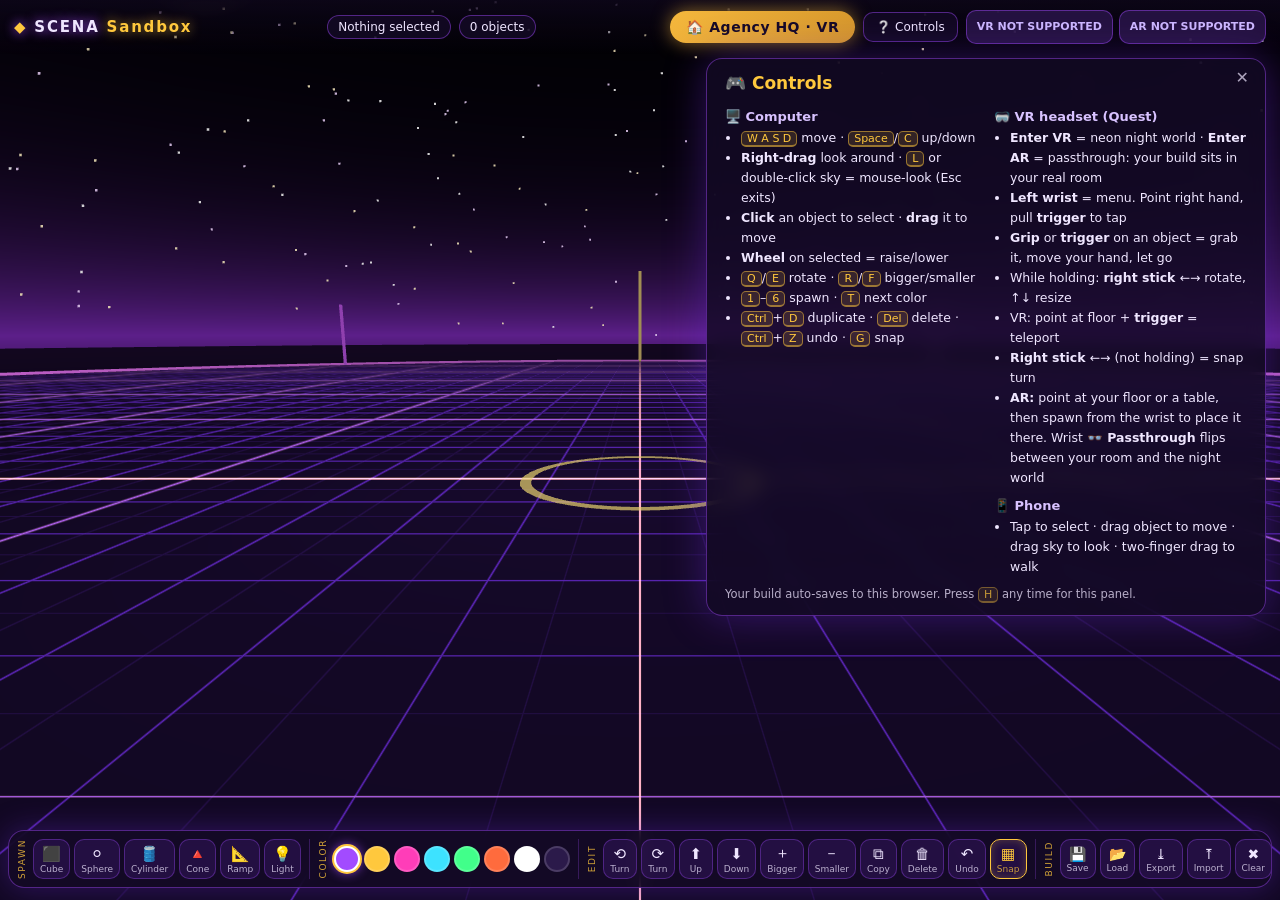
<file: index.html>
<!DOCTYPE html>
<html lang="en">
<head>
<meta charset="utf-8">
<meta name="viewport" content="width=device-width, initial-scale=1, maximum-scale=1, user-scalable=no">
<meta name="theme-color" content="#120822">
<meta name="scena-sandbox-version" content="1.2-ar-passthrough">
<title>SCENA Sandbox · VR</title>
<link rel="stylesheet" href="./style.css">
<script type="importmap">
{ "imports": { "three": "./vendor/three/build/three.module.js",
               "three/addons/": "./vendor/three/addons/" } }
</script>
</head>
<body>
<div id="app"></div>

<header id="topbar">
  <div class="brand"><span class="logo">◆</span> SCENA <b>Sandbox</b></div>
  <div id="status"><span id="selInfo">Nothing selected</span><span id="countInfo">0 objects</span></div>
  <div class="topRight">
    <a id="btnAgency" href="./agency/" title="Walk around your AI Agency HQ in VR" style="display:inline-flex;align-items:center;gap:6px;padding:9px 16px;border-radius:999px;background:linear-gradient(135deg,#f5b83d,#d4952a);color:#160a26;font:700 14px/1 system-ui,sans-serif;letter-spacing:.5px;text-decoration:none;box-shadow:0 0 18px rgba(245,184,61,.55);white-space:nowrap">🏠 Agency HQ · VR</a>
    <button id="btnHelp" class="ghost" title="Controls (H)">❔ Controls</button>
    <div id="vrSlot"></div>
  </div>
</header>

<nav id="toolbar">
  <div class="group" id="spawnGroup">
    <span class="label">Spawn</span>
    <button data-spawn="cube" title="Cube (1)">⬛<i>Cube</i></button>
    <button data-spawn="sphere" title="Sphere (2)">⚪<i>Sphere</i></button>
    <button data-spawn="cylinder" title="Cylinder (3)">🛢️<i>Cylinder</i></button>
    <button data-spawn="cone" title="Cone (4)">🔺<i>Cone</i></button>
    <button data-spawn="ramp" title="Ramp (5)">📐<i>Ramp</i></button>
    <button data-spawn="light" title="Light (6)">💡<i>Light</i></button>
  </div>
  <div class="group" id="paletteGroup"><span class="label">Color</span></div>
  <div class="group" id="editGroup">
    <span class="label">Edit</span>
    <button data-act="rotL" title="Rotate left (Q)">⟲<i>Turn</i></button>
    <button data-act="rotR" title="Rotate right (E)">⟳<i>Turn</i></button>
    <button data-act="up" title="Raise (Page Up / wheel)">⬆<i>Up</i></button>
    <button data-act="down" title="Lower (Page Down / wheel)">⬇<i>Down</i></button>
    <button data-act="grow" title="Bigger (R)">＋<i>Bigger</i></button>
    <button data-act="shrink" title="Smaller (F)">－<i>Smaller</i></button>
    <button data-act="dup" title="Duplicate (Ctrl+D)">⧉<i>Copy</i></button>
    <button data-act="del" title="Delete (Del)" class="danger">🗑<i>Delete</i></button>
    <button data-act="undo" title="Undo (Ctrl+Z)">↶<i>Undo</i></button>
    <button data-act="snap" id="btnSnap" title="Snap to grid (G)" class="toggle on">▦<i>Snap</i></button>
  </div>
  <div class="group" id="fileGroup">
    <span class="label">Build</span>
    <button data-act="save" title="Save to this browser">💾<i>Save</i></button>
    <button data-act="load" title="Load saved build">📂<i>Load</i></button>
    <button data-act="export" title="Download JSON">⤓<i>Export</i></button>
    <button data-act="import" title="Import JSON">⤒<i>Import</i></button>
    <button data-act="clear" title="Clear everything" class="danger">✖<i>Clear</i></button>
    <input type="file" id="fileInput" accept="application/json,.json" hidden>
  </div>
</nav>

<div id="crosshair"></div>
<div id="arBadge">👓 PASSTHROUGH</div>
<div id="toast"></div>

<section id="help" class="open">
  <button class="close" id="helpClose" aria-label="Close">✕</button>
  <h2>🎮 Controls</h2>
  <div class="cols">
    <div>
      <h3>🖥️ Computer</h3>
      <ul>
        <li><kbd>W A S D</kbd> move · <kbd>Space</kbd>/<kbd>C</kbd> up/down</li>
        <li><b>Right-drag</b> look around · <kbd>L</kbd> or double-click sky = mouse-look (Esc exits)</li>
        <li><b>Click</b> an object to select · <b>drag</b> it to move</li>
        <li><b>Wheel</b> on selected = raise/lower</li>
        <li><kbd>Q</kbd>/<kbd>E</kbd> rotate · <kbd>R</kbd>/<kbd>F</kbd> bigger/smaller</li>
        <li><kbd>1</kbd>–<kbd>6</kbd> spawn · <kbd>T</kbd> next color</li>
        <li><kbd>Ctrl</kbd>+<kbd>D</kbd> duplicate · <kbd>Del</kbd> delete · <kbd>Ctrl</kbd>+<kbd>Z</kbd> undo · <kbd>G</kbd> snap</li>
      </ul>
    </div>
    <div>
      <h3>🥽 VR headset (Quest)</h3>
      <ul>
        <li><b>Enter VR</b> = neon night world · <b>Enter AR</b> = passthrough: your build sits in your real room</li>
        <li><b>Left wrist</b> = menu. Point right hand, pull <b>trigger</b> to tap</li>
        <li><b>Grip</b> or <b>trigger</b> on an object = grab it, move your hand, let go</li>
        <li>While holding: <b>right stick</b> ←→ rotate, ↑↓ resize</li>
        <li>VR: point at floor + <b>trigger</b> = teleport</li>
        <li><b>Right stick</b> ←→ (not holding) = snap turn</li>
        <li><b>AR:</b> point at your floor or a table, then spawn from the wrist to place it there. Wrist <b>👓 Passthrough</b> flips between your room and the night world</li>
      </ul>
      <h3>📱 Phone</h3>
      <ul>
        <li>Tap to select · drag object to move · drag sky to look · two-finger drag to walk</li>
      </ul>
    </div>
  </div>
  <p class="hint">Your build auto-saves to this browser. Press <kbd>H</kbd> any time for this panel.</p>
</section>

<script type="module" src="./main.js"></script>
</body>
</html>
</file>
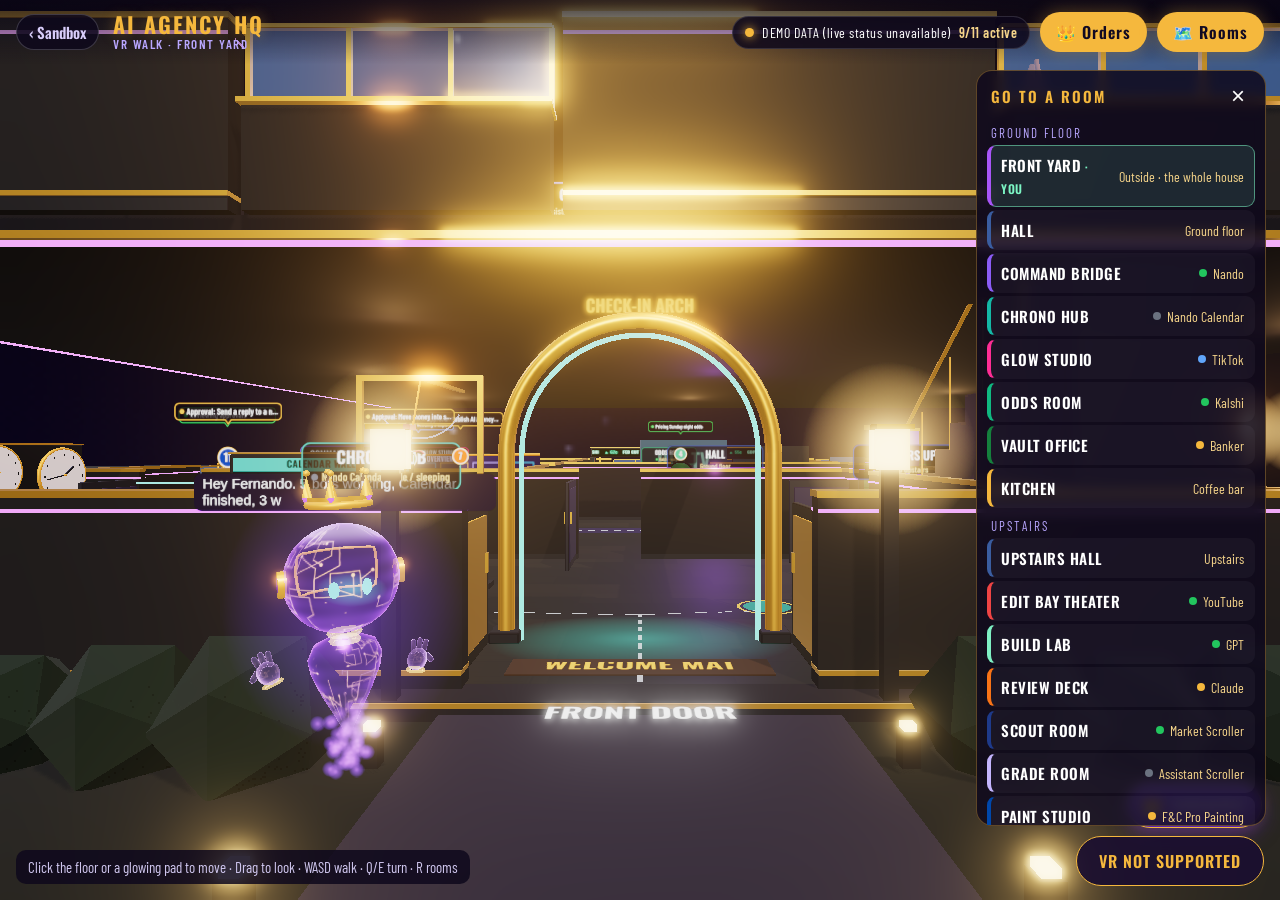
<file: agency/index.html>
<!doctype html>
<html lang="en">
<head>
<meta charset="UTF-8" />
<meta name="viewport" content="width=device-width, initial-scale=1, maximum-scale=1, user-scalable=no, viewport-fit=cover" />
<meta name="theme-color" content="#0b0716" />
<title>AI Agency HQ · VR Walk</title>
<link rel="icon" type="image/png" sizes="192x192" href="./icons/icon-192.png" />
<link rel="preconnect" href="https://fonts.googleapis.com" />
<link rel="preconnect" href="https://fonts.gstatic.com" crossorigin />
<link href="https://fonts.googleapis.com/css2?family=Oswald:wght@500;600;700&family=Barlow+Condensed:wght@500;600;700&display=swap" rel="stylesheet" />
  <script type="module" crossorigin src="./assets/index-DO-lWaiB.js"></script>
  <link rel="stylesheet" crossorigin href="./assets/index-C32qLXau.css">
</head>
<body>
<div id="app"></div>
<div id="fade"></div>

<header id="top">
  <a id="back" href="../" title="Back to the SCENA Sandbox">‹ Sandbox</a>
  <div id="brand"><h1>AI AGENCY HQ</h1><p>VR WALK · <span id="where"></span></p></div>
  <div id="top-r">
    <div id="live" class="off"><i></i><span id="live-t">Connecting…</span><b id="live-n"></b></div>
    <button id="orders-btn">👑 Orders</button>
    <button id="rooms-btn">🗺️ Rooms</button>
  </div>
</header>

<aside id="rooms">
  <div class="rh"><span>GO TO A ROOM</span><button id="rooms-close" aria-label="Close">×</button></div>
  <ul id="room-list"></ul>
</aside>

<div id="toast"><b id="toast-t"></b><span id="toast-s"></span></div>
<p id="hint"><span class="d">Click the floor or a glowing pad to move · Drag to look · WASD walk · Q/E turn · R rooms</span><span class="m">Tap floor or a pad to move · Drag to look</span></p>
<div id="vr-slot"></div>
<div id="loader"><div class="spinner"></div><p>Building AI Agency HQ…</p></div>
</body>
</html>
</file>
<file: style.css>
:root{--purple:#a24bff;--purple2:#6b2bd9;--gold:#ffc83d;--bg:#0d0619;--panel:rgba(20,10,38,.82);--line:rgba(162,75,255,.45)}
*{box-sizing:border-box}
html,body{margin:0;height:100%;overflow:hidden;background:var(--bg);font-family:system-ui,-apple-system,"Segoe UI",Roboto,sans-serif;color:#efe6ff;-webkit-user-select:none;user-select:none}
#app,canvas{position:fixed;inset:0;display:block;touch-action:none}
#topbar{position:fixed;top:0;left:0;right:0;display:flex;align-items:center;gap:12px;padding:10px 14px;background:linear-gradient(180deg,rgba(13,6,25,.9),rgba(13,6,25,0));z-index:5;pointer-events:none}
#topbar>*{pointer-events:auto}
.brand{font-weight:800;letter-spacing:.12em;font-size:15px;text-shadow:0 0 12px var(--purple)}
.brand b{color:var(--gold);font-weight:800;text-shadow:0 0 12px rgba(255,200,61,.7)}
.logo{color:var(--gold)}
#status{display:flex;gap:8px;font-size:12px;flex:1;justify-content:center}
#status span{background:var(--panel);border:1px solid var(--line);border-radius:999px;padding:4px 10px;white-space:nowrap}
#selInfo.has{border-color:var(--gold);color:var(--gold)}
.topRight{display:flex;gap:8px;align-items:center}
#vrSlot{display:flex;gap:6px;align-items:center}
#vrSlot button,#vrSlot a{position:static!important;inset:auto!important;width:auto!important;min-width:96px!important;height:34px!important;padding:0 10px!important;border-radius:10px!important;font:700 11px system-ui!important;opacity:1!important;line-height:1.1!important;display:flex!important;align-items:center;justify-content:center;text-align:center;text-decoration:none!important}
#vrSlot button{border:1px solid var(--gold)!important;background:linear-gradient(135deg,#6b2bd9,#a24bff)!important;color:#fff!important;box-shadow:0 0 14px rgba(162,75,255,.6);cursor:pointer}
#vrSlot #ARButton{background:linear-gradient(135deg,#b8860b,#ffc83d)!important;color:#1a0b2e!important;border-color:#fff3c4!important;box-shadow:0 0 14px rgba(255,200,61,.5)}
#vrSlot button:disabled,#vrSlot button.off,#vrSlot #ARButton.off{background:rgba(40,20,70,.9)!important;border:1px solid var(--line)!important;color:#cdb8ff!important;box-shadow:none;cursor:default}
#vrSlot a{background:rgba(40,20,70,.9)!important;border:1px solid var(--line)!important;color:#cdb8ff!important;font-size:10px!important}
body.ar #arBadge{display:block}
#arBadge{display:none;position:fixed;left:14px;top:56px;z-index:6;background:rgba(255,200,61,.92);color:#1a0b2e;font:700 11px system-ui;padding:4px 10px;border-radius:999px;letter-spacing:.06em}
button{font:inherit;color:inherit;cursor:pointer}
.ghost{background:var(--panel);border:1px solid var(--line);border-radius:10px;padding:7px 12px;font-size:12px}
#toolbar{position:fixed;left:50%;bottom:12px;transform:translateX(-50%);display:flex;gap:8px;align-items:stretch;padding:8px;background:var(--panel);border:1px solid var(--line);border-radius:16px;backdrop-filter:blur(8px);-webkit-backdrop-filter:blur(8px);box-shadow:0 0 30px rgba(107,43,217,.35);z-index:5;max-width:calc(100vw - 16px);overflow-x:auto;scrollbar-width:none}
#toolbar::-webkit-scrollbar{display:none}
.group{display:flex;gap:4px;align-items:center;padding-right:8px;border-right:1px solid rgba(162,75,255,.25);flex-shrink:0}
.group:last-child{border-right:0;padding-right:0}
.label{writing-mode:vertical-rl;transform:rotate(180deg);font-size:9px;letter-spacing:.18em;text-transform:uppercase;color:var(--gold);opacity:.8;margin-right:2px}
#toolbar button{min-width:34px;height:40px;border-radius:10px;border:1px solid rgba(162,75,255,.35);background:rgba(50,22,90,.55);font-size:15px;display:flex;flex-direction:column;align-items:center;justify-content:center;padding:0 6px;transition:transform .08s,background .15s,border-color .15s;flex-shrink:0}
#toolbar button i{font-style:normal;font-size:9px;opacity:.75;margin-top:1px}
#toolbar button:hover{background:rgba(107,43,217,.6);border-color:var(--gold)}
#toolbar button:active{transform:scale(.94)}
#toolbar button.danger:hover{background:rgba(160,30,70,.6)}
#toolbar button.toggle{font-size:12px}
#toolbar button.toggle.on{border-color:var(--gold);color:var(--gold);box-shadow:inset 0 0 10px rgba(255,200,61,.25)}
#fileGroup button{font-size:14px}
#toolbar button.toggle{font-size:15px}
.swatch{width:26px!important;min-width:26px!important;height:26px!important;border-radius:50%!important;padding:0!important;border:2px solid rgba(255,255,255,.15)!important}
.swatch.on{border-color:#fff!important;box-shadow:0 0 0 2px var(--gold),0 0 12px currentColor}
#crosshair{position:fixed;left:50%;top:50%;width:14px;height:14px;margin:-7px 0 0 -7px;border:2px solid var(--gold);border-radius:50%;box-shadow:0 0 8px var(--gold);display:none;z-index:4;pointer-events:none}
body.locked #crosshair{display:block}
#toast{position:fixed;left:50%;top:62px;transform:translateX(-50%) translateY(-10px);background:var(--panel);border:1px solid var(--gold);color:#fff;padding:7px 14px;border-radius:999px;font-size:13px;opacity:0;transition:.25s;z-index:6;pointer-events:none;white-space:nowrap}
#toast.show{opacity:1;transform:translateX(-50%) translateY(0)}
#help{position:fixed;right:14px;top:58px;width:min(560px,calc(100vw - 28px));max-height:calc(100vh - 150px);overflow:auto;background:var(--panel);border:1px solid var(--line);border-radius:16px;padding:14px 18px;z-index:7;backdrop-filter:blur(10px);-webkit-backdrop-filter:blur(10px);display:none;box-shadow:0 0 40px rgba(107,43,217,.4)}
#help.open{display:block}
#help h2{margin:0 0 6px;font-size:17px;color:var(--gold)}
#help h3{margin:10px 0 4px;font-size:13px;color:#d8c2ff}
#help ul{margin:0;padding-left:16px;font-size:12.5px;line-height:1.6}
#help .cols{display:grid;grid-template-columns:1fr 1fr;gap:16px}
#help .hint{font-size:11.5px;opacity:.75;margin:10px 0 0}
#help .close{position:absolute;right:10px;top:8px;background:none;border:0;font-size:16px;opacity:.7}
kbd{background:rgba(255,200,61,.14);border:1px solid rgba(255,200,61,.5);border-bottom-width:2px;border-radius:5px;padding:0 5px;font-size:11px;font-family:inherit;color:var(--gold)}
@media (max-width:700px){
  #vrSlot button,#vrSlot a{min-width:78px!important;font-size:10px!important;padding:0 6px!important}
  #help .cols{grid-template-columns:1fr}
  #status #countInfo{display:none}
  #status{justify-content:flex-start}
  .brand{font-size:13px}
  #btnHelp{padding:7px 9px}
  #toolbar{left:8px;right:8px;transform:none;bottom:max(8px,env(safe-area-inset-bottom))}
  #topbar{flex-wrap:wrap}
  #help{top:auto;bottom:80px;max-height:55vh}
}
@media (max-width:700px){
  #toolbar{-webkit-mask-image:linear-gradient(90deg,#000 88%,transparent);mask-image:linear-gradient(90deg,#000 88%,transparent);padding-right:28px}
}
@media (pointer:coarse){ #help .cols>div:first-child{display:none} #help .cols{grid-template-columns:1fr} }
</file>
<file: agency/assets/index-C32qLXau.css>
#od{right:16px;top:calc(140px + var(--safe-t));width:392px;max-height:calc(100vh - 156px - var(--safe-t) - var(--safe-b));z-index:9;-webkit-backdrop-filter:blur(12px);backdrop-filter:blur(12px);opacity:0;pointer-events:none;font-family:var(--body);color:var(--text);background:linear-gradient(#1c0e34f5,#0a0614f5);border:1px solid #f5b83d99;border-radius:18px;flex-direction:column;padding:14px 14px 10px;transition:opacity .2s,transform .2s;display:flex;position:fixed;overflow:hidden;transform:translateY(-8px)scale(.98);box-shadow:0 18px 50px #0009,inset 0 0 0 1px #a855f740,0 0 32px #8b5cf659}#od.show{opacity:1;pointer-events:auto;transform:none}#od.shake{animation:.35s odshake}@keyframes odshake{25%{transform:translate(-6px)}75%{transform:translate(6px)}}.od-head{align-items:center;gap:10px;margin-bottom:10px;display:flex}.od-crown{border:2px solid var(--gold);background:radial-gradient(circle at 40% 35%,#b98cff,#6d28d9 70%);border-radius:50%;flex:none;place-items:center;width:38px;height:38px;font-size:20px;display:grid;box-shadow:0 0 14px #a855f7b3}.od-title{flex:1;min-width:0}.od-title b{font-family:var(--head);letter-spacing:2px;color:#fff;font-size:17px;display:block}.od-title small{color:var(--muted);font-size:13px;line-height:1.2;display:block}.od-x{color:var(--muted);background:0 0;border:0;align-self:flex-start;padding:0 4px;font-size:26px;line-height:1}.od-demo{font-family:var(--head);letter-spacing:1.5px;color:#1a1006;background:var(--gold);border-radius:999px;padding:1px 8px;font-size:10px;display:inline-block}.od-lock{padding:8px 2px 4px;display:block}#od.unlocked .od-lock{display:none}.od-main{flex-direction:column;min-height:0;display:none}#od.unlocked .od-main{display:flex}.od-lock-msg{margin:0 0 10px;font-size:16px}.od-pin-form,.od-send-form{align-items:stretch;gap:8px;display:flex}.od-pin{min-width:0;font:600 24px var(--head);letter-spacing:8px;text-align:center;color:#fff;background:#00000073;border:1px solid #f5b83d8c;border-radius:12px;outline:none;flex:1;padding:10px 12px}.od-pin:focus,.od-text:focus{border-color:var(--gold);box-shadow:0 0 0 3px #f5b83d33}.od-btn{letter-spacing:1.5px;text-transform:uppercase;border:1px solid var(--gold);color:#1a1006;background:linear-gradient(180deg, #ffd27a, var(--gold));border-radius:12px;padding:0 18px;font-size:15px;box-shadow:0 4px 14px #f5b83d4d}.od-btn:disabled{opacity:.6}.od-err{color:#fca5a5;min-height:1.1em;margin:6px 0 0;font-size:14px}.od-err:empty{display:none}.od-fine{color:var(--muted);font-size:12px}.od-label{font-family:var(--head);letter-spacing:2px;color:var(--gold);justify-content:space-between;margin:2px 0 6px;font-size:11px;display:flex}.od-sync{color:var(--muted);letter-spacing:.5px;font-family:var(--body);font-size:12px}.od-bots{flex-wrap:wrap;gap:5px;margin-bottom:8px;display:flex}.od-bots button{font:500 13px var(--body);letter-spacing:.3px;color:var(--text);background:#ffffff0d;border:1px solid #ffffff24;border-radius:999px;align-items:center;gap:5px;padding:4px 9px 4px 5px;display:flex}.od-bots button i{border:1.5px solid #fff;border-radius:50%;flex:none;width:12px;height:12px}.od-bots button.on{color:#1a1006;background:linear-gradient(180deg, #ffd27a, var(--gold));border-color:var(--gold);font-weight:700}.od-chips{flex-wrap:wrap;gap:6px;margin-bottom:8px;display:flex}.od-chip{font:500 14px var(--body);color:#f3e8ff;white-space:normal;text-align:left;background:#8b5cf633;border:1px solid #a855f78c;border-radius:10px;padding:5px 10px}.od-chip:active{background:#8b5cf666}.od-text{resize:none;min-width:0;font:500 16px var(--body);color:#fff;background:#00000073;border:1px solid #f5b83d66;border-radius:12px;outline:none;flex:1;padding:8px 10px}.od-count{color:var(--muted);text-align:right;min-height:0;font-size:12px}.od-thread-head{margin-top:8px}.od-thread{-webkit-overflow-scrolling:touch;flex:1;min-height:60px;margin:0;padding:0 2px 0 0;list-style:none;overflow:auto}.od-item{background:#ffffff0a;border:1px solid #ffffff17;border-radius:12px;margin-bottom:7px;padding:8px 10px}.od-item.s-done{border-color:#22c55e59}.od-item.s-failed{background:#ef444412;border-color:#ef444473}.od-meta{align-items:center;gap:7px;font-size:13px;display:flex}.od-meta i{border-radius:50%;flex:none;width:10px;height:10px}.od-meta b{font-family:var(--head);letter-spacing:.5px;font-weight:500}.od-st{font-family:var(--head);letter-spacing:1.2px;text-transform:uppercase;border:1px solid;border-radius:999px;padding:0 6px;font-size:10px}.od-meta time{color:var(--muted);margin-left:auto;font-size:12px}.od-q{color:#fff;word-wrap:break-word;margin:4px 0 0;font-size:15px}.od-a{border-left:2px solid var(--gold);word-wrap:break-word;white-space:pre-wrap;background:#8b5cf629;border-radius:9px;margin:6px 0 0;padding:6px 8px;font-size:14px}.od-a span{color:var(--gold);font-family:var(--head);letter-spacing:.6px;font-size:12px}.od-wait{gap:4px;margin:6px 0 0;display:flex}.od-wait i{background:var(--muted);border-radius:50%;width:6px;height:6px;animation:1.2s infinite odblink}.od-wait i:nth-child(2){animation-delay:.2s}.od-wait i:nth-child(3){animation-delay:.4s}@keyframes odblink{50%{opacity:.2}}.od-empty{color:var(--muted);padding:8px 2px;font-size:14px}.od-foot{border-top:1px solid #ffffff14;justify-content:space-between;gap:12px;margin-top:4px;padding-top:6px;display:flex}.od-link{color:var(--muted);font:500 13px var(--body);text-underline-offset:3px;background:0 0;border:0;padding:2px 0;text-decoration:underline}#od-fab{right:18px;bottom:calc(22px + var(--safe-b));z-index:7;letter-spacing:1.5px;text-transform:uppercase;color:#fff;border:1.5px solid var(--gold);background:linear-gradient(#8b5cf6,#5b21b6);border-radius:999px;align-items:center;gap:6px;height:46px;padding:0 16px 0 12px;font-size:15px;display:flex;position:fixed;box-shadow:0 6px 20px #5b21b68c,0 0 14px #f5b83d40}#od-fab span{font-size:19px}#od-fab.on{background:linear-gradient(180deg, #ffd27a, var(--gold));color:#1a1006}#od-ghost{right:14px;bottom:calc(76px + var(--safe-b));z-index:7;cursor:pointer;filter:drop-shadow(0 0 10px #8b5cf673);will-change:transform;border-radius:40% 40% 30% 30%;outline:none;width:132px;height:168px;position:fixed}#od-ghost canvas{width:100%;height:100%;display:block}#od-ghost:focus-visible{box-shadow:0 0 0 2px var(--gold)}body.od-open #od-ghost{filter:drop-shadow(0 0 16px #f5b83d8c)}body.cam-grid #od-fab,body.cam-grid #od-ghost{visibility:hidden}@media (width<=640px){#od{width:auto;top:auto;left:8px;right:8px;bottom:calc(8px + var(--safe-b));max-height:calc(100vh - 96px - var(--safe-t) - var(--safe-b));border-radius:18px;padding:12px 12px 8px}#od.show~#od-fab,body.od-open #od-fab,body.od-open #od-ghost{visibility:hidden}#od-fab{justify-content:center;width:50px;height:50px;padding:0;right:10px}#od-fab b{display:none}#od-ghost{right:2px;bottom:calc(124px + var(--safe-b));width:96px;height:122px}.od-bots button{padding:4px 8px 4px 5px;font-size:13px}.od-chip{font-size:14px}}.od-ghostbar{background:#8b5cf61f;border:1px solid #a855f74d;border-radius:12px;align-items:center;gap:6px;margin:-2px 0 10px;padding:6px 8px;display:flex}.od-gb-lbl{font-family:var(--head);letter-spacing:1.6px;color:var(--gold);font-size:10px}.od-presets{flex:1;gap:3px;min-width:0;display:flex}.od-presets button{min-width:0;color:var(--text);background:#0000004d;border:1px solid #ffffff1f;border-radius:9px;flex-direction:column;flex:1;align-items:center;gap:0;padding:3px 0 2px;font-size:16px;line-height:1.1;display:flex}.od-presets button small{font:500 10px var(--body);letter-spacing:.3px;color:var(--muted)}.od-presets button.on{border-color:var(--gold);background:#f5b83d2e;box-shadow:0 0 10px #f5b83d4d}.od-presets button.on small{color:var(--gold)}.od-voice,.od-ghost-toggle{font:500 12px var(--body);color:var(--text);background:#0000004d;border:1px solid #f5b83d73;border-radius:9px;padding:5px 7px}.od-voice.off,.od-ghost-toggle.off{color:var(--muted);border-color:#ffffff24}#od-bubble{right:18px;bottom:calc(250px + var(--safe-b));z-index:8;border:1px solid var(--acc,#9b5cff);max-width:290px;box-shadow:0 8px 26px #00000080, 0 0 16px color-mix(in srgb, var(--acc,#9b5cff) 45%, transparent);color:#fff;font:500 15px/1.3 var(--body);opacity:0;pointer-events:none;cursor:pointer;background:#100920f0;border-radius:14px 14px 4px;padding:9px 30px 9px 12px;transition:opacity .25s;position:fixed}#od-bubble.show{opacity:1;pointer-events:auto}#od-bubble p{margin:0}#od-bubble:after{content:"";background:inherit;border-right:1px solid var(--acc,#9b5cff);border-bottom:1px solid var(--acc,#9b5cff);width:12px;height:12px;position:absolute;bottom:-7px;right:44px;transform:rotate(45deg)}#od-bubble button{color:var(--muted);background:0 0;border:0;padding:2px;font-size:18px;line-height:1;position:absolute;top:3px;right:6px}body.od-open #od-bubble,body.cam-grid #od-bubble{visibility:hidden}@media (width<=640px){#od-bubble{max-width:min(270px,100vw - 110px);left:auto;right:10px;bottom:calc(250px + var(--safe-b));font-size:14px}.od-presets button small{display:none}.od-presets button{padding:4px 0;font-size:18px}}.od-sendcol{flex-direction:column;gap:6px;display:flex}.od-sendcol .od-send{flex:1;min-height:38px}.od-mic{color:#fff;touch-action:none;-webkit-touch-callout:none;background:linear-gradient(#7c3aed,#4c1d95);border:1px solid #45f0ff99;border-radius:12px;flex-direction:column;justify-content:center;align-items:center;gap:0;min-height:40px;font-size:18px;line-height:1;display:flex}.od-mic small{font:600 9px var(--head);letter-spacing:1.4px;color:#a5f3fc}.od-mic.on{background:linear-gradient(#22d3ee,#0e7490);animation:1s infinite odmic;box-shadow:0 0 0 4px #22d3ee40,0 0 18px #22d3ee99}@keyframes odmic{50%{box-shadow:0 0 0 8px #22d3ee1f,0 0 24px #22d3eeb3}}.od-voicebar{align-items:center;gap:8px;margin-top:5px;display:flex}.od-lang{font:600 11px var(--head);letter-spacing:1px;color:#a5f3fc;background:#00000059;border:1px solid #45f0ff73;border-radius:7px;padding:2px 7px}.od-vhint{color:var(--muted);font-size:12.5px}.od-vconfirm{background:#22d3ee1a;border:1px solid #45f0ff80;border-radius:12px;margin-top:7px;padding:8px 10px}.od-vconfirm[hidden]{display:none}.od-vtext{font-size:15px}.od-vtext b{color:var(--gold);font-family:var(--head);font-weight:500}.od-vtext em{color:#a5f3fc;margin-left:4px;font-size:13px;font-style:normal}.od-vbtns{align-items:center;gap:12px;margin-top:6px;display:flex}.od-vbtns .od-btn{padding:5px 14px;font-size:13px}@media (width>=641px){body.od-open #od-fab{visibility:hidden}body.od-open #od-ghost{right:420px;bottom:calc(40px + var(--safe-b))}body.od-open #od-bubble{visibility:visible;right:424px;bottom:calc(214px + var(--safe-b))}}:root{--gold:#f5b83d;--ink:#0b0716;--panel:#0e091cdb}*{box-sizing:border-box}html,body{background:var(--ink);color:#fff;-webkit-tap-highlight-color:transparent;height:100%;margin:0;font-family:Barlow Condensed,Arial Narrow,Arial,sans-serif;overflow:hidden}#app,#app canvas{touch-action:none;width:100%;height:100%;display:block;position:fixed;inset:0}#fade{opacity:0;pointer-events:none;z-index:5;background:#000;position:fixed;inset:0}#top{padding:12px 16px;padding-top:max(12px, env(safe-area-inset-top));z-index:10;pointer-events:none;background:linear-gradient(#0b0716cc,#0b071600);align-items:center;gap:14px;display:flex;position:fixed;top:0;left:0;right:0}#top>*{pointer-events:auto}#back{color:#d8cdfa;background:var(--panel);white-space:nowrap;border:1px solid #ffffff2e;border-radius:999px;padding:6px 12px;font:600 15px Oswald,sans-serif;text-decoration:none}#brand h1{letter-spacing:2px;color:var(--gold);text-shadow:0 0 14px #f5b83d66;margin:0;font:700 22px/1 Oswald,sans-serif}#brand p{letter-spacing:1.5px;color:#b9a7ff;margin:3px 0 0;font:600 13px/1 Barlow Condensed,sans-serif}#top-r{align-items:center;gap:10px;margin-left:auto;display:flex}#live{background:var(--panel);letter-spacing:.5px;border:1px solid #fff2;border-radius:999px;align-items:center;gap:8px;padding:7px 12px;font-size:14px;display:flex}#live i{background:#22c55e;border-radius:50%;width:9px;height:9px;box-shadow:0 0 10px #22c55e}#live.off i{box-shadow:none;background:#6b7280}#live.demo i{background:var(--gold);box-shadow:0 0 10px var(--gold)}#live b{color:#f5d48a;font-weight:600}#rooms-btn,#orders-btn{letter-spacing:1px;color:#120a22;background:var(--gold);cursor:pointer;border:0;border-radius:999px;padding:8px 16px;font:600 16px Oswald,sans-serif;box-shadow:0 0 18px #f5b83d55}#rooms{background:var(--panel);z-index:11;-webkit-backdrop-filter:blur(6px);backdrop-filter:blur(6px);border:1px solid #f5b83d55;border-radius:16px;flex-direction:column;width:290px;transition:transform .3s;display:flex;position:fixed;top:70px;bottom:74px;right:14px;transform:translate(calc(100% + 30px))}#rooms.open{transform:none}#rooms .rh{letter-spacing:2px;color:var(--gold);justify-content:space-between;align-items:center;padding:12px 14px 6px;font:600 15px Oswald,sans-serif;display:flex}#rooms .rh button{color:#fff;cursor:pointer;background:0 0;border:0;font-size:24px;line-height:1}#room-list{margin:0;padding:0 10px 12px;list-style:none;overflow-y:auto}#room-list .floor-h{letter-spacing:2px;color:#b9a7ff;text-transform:uppercase;margin:10px 4px 4px;font-size:13px}#room-list button{text-align:left;border:1px solid #0000;border-left:4px solid var(--c);color:#fff;cursor:pointer;background:#ffffff0a;border-radius:9px;justify-content:space-between;align-items:center;gap:8px;width:100%;margin:3px 0;padding:8px 10px;font-family:inherit;display:flex}#room-list button:hover{border-color:#f5b83d88;border-left-color:var(--c);background:#f5b83d26}#room-list button.here{border-color:#7cf5c488;border-left-color:var(--c);background:#7cf5c41f}#room-list button.here .rn:after{content:" · YOU";color:#7cf5c4;font-size:12px}#room-list .rn{letter-spacing:.5px;font:600 15px Oswald,sans-serif}#room-list .rb{color:#f5d48a;white-space:nowrap;align-items:center;gap:6px;font-size:14px;display:flex}#room-list .sd{background:#6b7280;border-radius:50%;width:8px;height:8px;display:inline-block}#toast{opacity:0;background:var(--panel);text-align:center;z-index:9;pointer-events:none;border:1px solid #f5b83d66;border-radius:14px;min-width:240px;padding:10px 18px;transition:all .3s;position:fixed;top:78px;left:50%;transform:translate(-50%,-12px)}#toast.show{opacity:1;transform:translate(-50%)}#toast b{letter-spacing:1px;color:#fff;font:600 20px Oswald,sans-serif;display:block}#toast span{color:#f5d48a;font-size:15px}#hint{color:#cfc6ee;background:var(--panel);z-index:8;border-radius:10px;max-width:calc(100% - 260px);margin:0;padding:8px 12px;font-size:15px;position:fixed;bottom:16px;left:16px}#hint .m{display:none}#vr-slot{z-index:10;position:fixed;bottom:14px;right:16px}#vr-slot #VRButton{letter-spacing:1px;border:1px solid var(--gold)!important;width:auto!important;color:var(--gold)!important;opacity:1!important;background:#1b1030ee!important;border-radius:999px!important;padding:12px 22px!important;font:600 16px Oswald,sans-serif!important;position:static!important;bottom:auto!important;left:auto!important;transform:none!important}#loader{background:var(--ink);z-index:50;align-content:center;place-items:center;gap:14px;transition:opacity .7s;display:grid;position:fixed;inset:0}#loader.done{opacity:0;pointer-events:none}#loader p{letter-spacing:2px;color:var(--gold);margin:0;font:600 18px Oswald,sans-serif}.spinner{border:4px solid #fff2;border-top-color:var(--gold);border-radius:50%;width:44px;height:44px;animation:1s linear infinite sp}@keyframes sp{to{transform:rotate(360deg)}}@media (width<=700px),(pointer:coarse){#top{flex-wrap:wrap;gap:8px;padding:10px}#brand h1{font-size:18px}#brand p{font-size:11px}#live{padding:5px 9px;font-size:12px}#live b{display:none}#rooms-btn,#orders-btn{padding:7px 12px;font-size:14px}#rooms{width:auto;max-height:62%;inset:auto 10px 10px;transform:translateY(calc(100% + 30px))}#rooms.open{transform:none}#hint{max-width:calc(100% - 20px);font-size:13px;bottom:64px;left:10px;right:auto}#hint .d{display:none}#hint .m{display:inline}#vr-slot{bottom:10px;left:10px;right:auto}#vr-slot #VRButton{padding:9px 16px!important;font-size:13px!important}#toast{top:96px}#back{padding:5px 10px;font-size:13px}}body.in-xr #rooms,body.in-xr #hint{display:none}#od,#od-fab{--safe-t:env(safe-area-inset-top,0px);--safe-b:env(safe-area-inset-bottom,0px);--head:"Oswald", sans-serif;--body:"Barlow Condensed", sans-serif;--text:#fff;--muted:#b9b0ce}@media (width>=761px){#od-fab{bottom:calc(72px + var(--safe-b))}}
</file>
